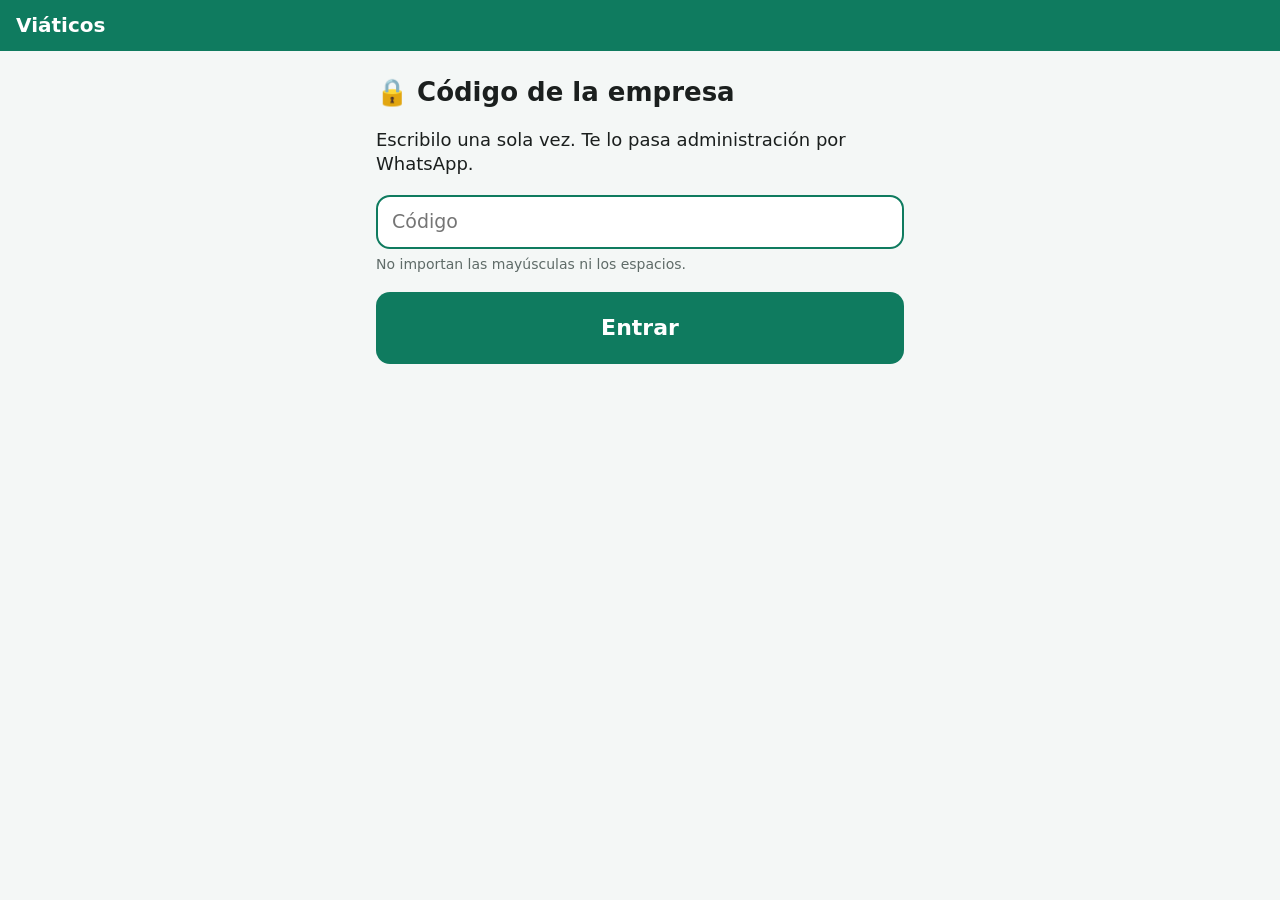
<file: index.html>
<!doctype html>
<html lang="es-AR">
<head>
  <meta charset="utf-8">
  <meta name="viewport" content="width=device-width, initial-scale=1, viewport-fit=cover">
  <meta name="theme-color" content="#0f7b5f">
  <title>Viáticos Limpiarte</title>
  <link rel="manifest" href="manifest.webmanifest">
  <link rel="icon" href="icon-192.png">
  <link rel="apple-touch-icon" href="icon-192.png">
  <link rel="stylesheet" href="styles.css">
</head>
<body>
  <!-- Barra superior -->
  <header class="barra">
    <span class="barra-titulo">Viáticos</span>
    <span id="barra-quien" class="barra-quien"></span>
  </header>

  <!-- Cada pantalla se dibuja desde app.js -->
  <main>
    <section id="p-inicio" class="pantalla"></section>
    <section id="p-hoy" class="pantalla"></section>
    <section id="p-gasto" class="pantalla"></section>
    <section id="p-historial" class="pantalla"></section>
    <section id="p-ajustes" class="pantalla"></section>
  </main>

  <!-- Menú de abajo -->
  <nav id="menu" class="menu oculto">
    <button data-ir="hoy"><span>📋</span>Día</button>
    <button data-ir="historial"><span>📊</span>Historial</button>
    <button data-ir="ajustes"><span>⚙️</span>Ajustes</button>
  </nav>

  <!-- Ventana emergente (buscador de servicios, Excel, etc.) -->
  <div id="modal" class="modal oculto">
    <div id="modal-caja" class="modal-caja"></div>
  </div>

  <!-- Mensajito que aparece y se va solo -->
  <div id="aviso" class="aviso oculto"></div>

  <script src="xlsx-mini.js"></script>
  <script src="datos.js"></script>
  <script src="app.js"></script>
</body>
</html>
</file>
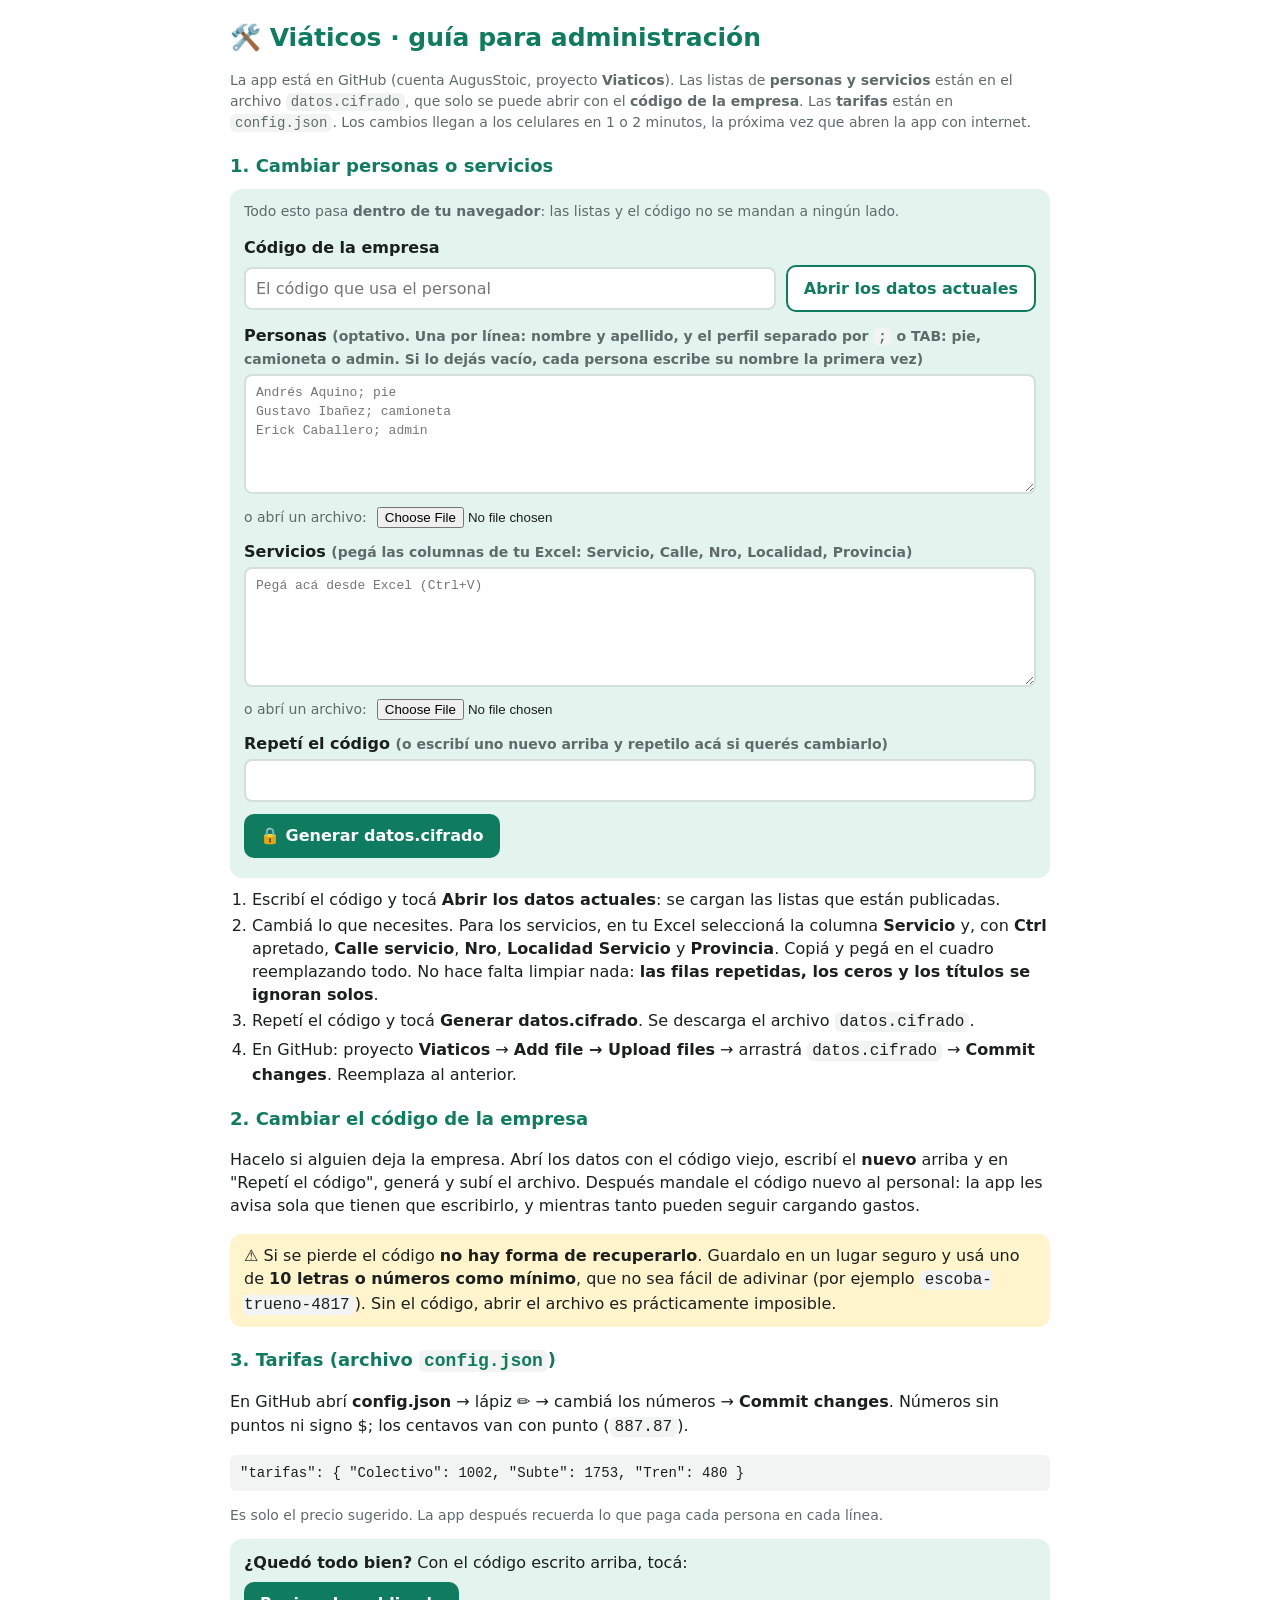
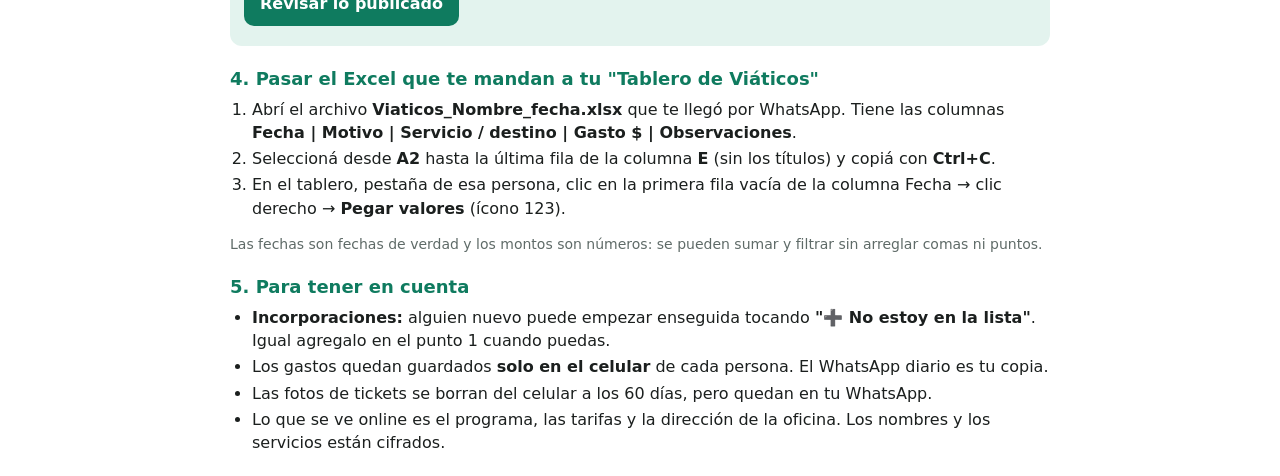
<file: guia-admin.html>
<!doctype html>
<html lang="es-AR">
<head>
  <meta charset="utf-8">
  <meta name="viewport" content="width=device-width, initial-scale=1">
  <meta name="robots" content="noindex">
  <title>Guía Administración</title>
  <style>
    :root { --verde: #0f7b5f; --texto: #1b1f1e; --gris: #5f6b68; --caja: #e3f3ee; --amarillo: #fff4cc; --rojo: #c0392b; --linea: #d5dedb; }
    body { margin: 0 auto; max-width: 820px; padding: 16px; font: 16px/1.45 system-ui, -apple-system, "Segoe UI", Roboto, sans-serif; color: var(--texto); background: #fff; }
    h1 { color: var(--verde); font-size: 25px; margin: 4px 0 2px; }
    h2 { font-size: 18px; margin: 20px 0 6px; color: var(--verde); }
    ol, ul { padding-left: 22px; margin: 6px 0; }
    li { margin: 3px 0; }
    code, pre { font-family: Consolas, "Courier New", monospace; background: #f1f4f3; border-radius: 6px; }
    code { padding: 1px 5px; }
    pre { padding: 8px 10px; overflow-x: auto; font-size: 14px; margin: 6px 0; }
    .caja { background: var(--caja); border-radius: 12px; padding: 12px 14px; margin: 10px 0; }
    .ojo { background: var(--amarillo); border-radius: 12px; padding: 10px 14px; margin: 10px 0; }
    .chico { color: var(--gris); font-size: 14px; }
    label { font-weight: 700; display: block; margin: 12px 0 4px; }
    input[type=password], input[type=text], textarea { width: 100%; box-sizing: border-box; font: inherit; padding: 8px 10px; border: 2px solid var(--linea); border-radius: 8px; background: #fff; }
    textarea { min-height: 120px; font-family: Consolas, "Courier New", monospace; font-size: 13px; white-space: pre; }
    .fila { display: flex; gap: 10px; flex-wrap: wrap; align-items: center; margin-top: 6px; }
    .fila > div { flex: 1; min-width: 200px; }
    button, .boton { font: inherit; font-weight: 700; background: var(--verde); color: #fff; border: 0; border-radius: 10px; padding: 10px 16px; cursor: pointer; display: inline-block; }
    button.sec { background: #fff; color: var(--verde); border: 2px solid var(--verde); }
    .salida { white-space: pre-wrap; margin-top: 8px; }
    .bien { color: var(--verde); font-weight: 700; } .mal { color: var(--rojo); font-weight: 700; }
    @media print { body { font-size: 12px; padding: 0; } h2 { font-size: 14px; margin-top: 10px; } .no-imprimir { display: none; } }
  </style>
</head>
<body>
  <h1>🛠️ Viáticos · guía para administración</h1>
  <p class="chico">La app está en GitHub (cuenta AugusStoic, proyecto <b>Viaticos</b>). Las listas de <b>personas y servicios</b> están en el archivo
    <code>datos.cifrado</code>, que solo se puede abrir con el <b>código de la empresa</b>. Las <b>tarifas</b> están en <code>config.json</code>.
    Los cambios llegan a los celulares en 1 o 2 minutos, la próxima vez que abren la app con internet.</p>

  <h2>1. Cambiar personas o servicios</h2>
  <div class="caja no-imprimir">
    <p class="chico" style="margin-top:0">Todo esto pasa <b>dentro de tu navegador</b>: las listas y el código no se mandan a ningún lado.</p>

    <label for="codigo">Código de la empresa</label>
    <div class="fila">
      <div><input type="password" id="codigo" autocomplete="off" placeholder="El código que usa el personal"></div>
      <button class="sec" id="abrir">Abrir los datos actuales</button>
    </div>
    <div id="salida-abrir" class="salida"></div>

    <label for="personas">Personas <span class="chico">(optativo. Una por línea: nombre y apellido, y el perfil separado por <code>;</code> o TAB: pie, camioneta o admin.
      Si lo dejás vacío, cada persona escribe su nombre la primera vez)</span></label>
    <textarea id="personas" spellcheck="false" placeholder="Andrés Aquino; pie&#10;Gustavo Ibañez; camioneta&#10;Erick Caballero; admin"></textarea>
    <div class="fila"><span class="chico">o abrí un archivo:</span> <input type="file" id="arch-personas" accept=".txt,text/plain"></div>

    <label for="servicios">Servicios <span class="chico">(pegá las columnas de tu Excel: Servicio, Calle, Nro, Localidad, Provincia)</span></label>
    <textarea id="servicios" spellcheck="false" placeholder="Pegá acá desde Excel (Ctrl+V)"></textarea>
    <div class="fila"><span class="chico">o abrí un archivo:</span> <input type="file" id="arch-servicios" accept=".txt,text/plain"></div>

    <label for="codigo2">Repetí el código <span class="chico">(o escribí uno nuevo arriba y repetilo acá si querés cambiarlo)</span></label>
    <input type="password" id="codigo2" autocomplete="off">

    <div class="fila" style="margin-top:12px"><button id="generar">🔒 Generar datos.cifrado</button></div>
    <div id="salida-generar" class="salida"></div>
  </div>
  <ol>
    <li>Escribí el código y tocá <b>Abrir los datos actuales</b>: se cargan las listas que están publicadas.</li>
    <li>Cambiá lo que necesites. Para los servicios, en tu Excel seleccioná la columna <b>Servicio</b> y, con <b>Ctrl</b> apretado, <b>Calle servicio</b>, <b>Nro</b>, <b>Localidad Servicio</b> y <b>Provincia</b>. Copiá y pegá en el cuadro reemplazando todo.
      No hace falta limpiar nada: <b>las filas repetidas, los ceros y los títulos se ignoran solos</b>.</li>
    <li>Repetí el código y tocá <b>Generar datos.cifrado</b>. Se descarga el archivo <code>datos.cifrado</code>.</li>
    <li>En GitHub: proyecto <b>Viaticos</b> → <b>Add file → Upload files</b> → arrastrá <code>datos.cifrado</code> → <b>Commit changes</b>. Reemplaza al anterior.</li>
  </ol>

  <h2>2. Cambiar el código de la empresa</h2>
  <p>Hacelo si alguien deja la empresa. Abrí los datos con el código viejo, escribí el <b>nuevo</b> arriba y en "Repetí el código", generá y subí el archivo.
    Después mandale el código nuevo al personal: la app les avisa sola que tienen que escribirlo, y mientras tanto pueden seguir cargando gastos.</p>
  <div class="ojo">⚠️ Si se pierde el código <b>no hay forma de recuperarlo</b>. Guardalo en un lugar seguro y usá uno de <b>10 letras o números como mínimo</b>, que no sea fácil de adivinar
    (por ejemplo <code>escoba-trueno-4817</code>). Sin el código, abrir el archivo es prácticamente imposible.</div>

  <h2>3. Tarifas (archivo <code>config.json</code>)</h2>
  <p>En GitHub abrí <b>config.json</b> → lápiz ✏️ → cambiá los números → <b>Commit changes</b>. Números sin puntos ni signo $; los centavos van con punto (<code>887.87</code>).</p>
<pre>"tarifas": { "Colectivo": 1002, "Subte": 1753, "Tren": 480 }</pre>
  <p class="chico">Es solo el precio sugerido. La app después recuerda lo que paga cada persona en cada línea.</p>

  <div class="caja no-imprimir">
    <b>¿Quedó todo bien?</b> Con el código escrito arriba, tocá:
    <div style="margin-top:8px"><button id="revisar">Revisar lo publicado</button></div>
    <div id="resultado" class="salida"></div>
  </div>

  <h2>4. Pasar el Excel que te mandan a tu "Tablero de Viáticos"</h2>
  <ol>
    <li>Abrí el archivo <b>Viaticos_Nombre_fecha.xlsx</b> que te llegó por WhatsApp. Tiene las columnas <b>Fecha | Motivo | Servicio / destino | Gasto $ | Observaciones</b>.</li>
    <li>Seleccioná desde <b>A2</b> hasta la última fila de la columna <b>E</b> (sin los títulos) y copiá con <b>Ctrl+C</b>.</li>
    <li>En el tablero, pestaña de esa persona, clic en la primera fila vacía de la columna Fecha → clic derecho → <b>Pegar valores</b> (ícono 123).</li>
  </ol>
  <p class="chico">Las fechas son fechas de verdad y los montos son números: se pueden sumar y filtrar sin arreglar comas ni puntos.</p>

  <h2>5. Para tener en cuenta</h2>
  <ul>
    <li><b>Incorporaciones:</b> alguien nuevo puede empezar enseguida tocando <b>"➕ No estoy en la lista"</b>. Igual agregalo en el punto 1 cuando puedas.</li>
    <li>Los gastos quedan guardados <b>solo en el celular</b> de cada persona. El WhatsApp diario es tu copia.</li>
    <li>Las fotos de tickets se borran del celular a los 60 días, pero quedan en tu WhatsApp.</li>
    <li>Lo que se ve online es el programa, las tarifas y la dirección de la oficina. Los nombres y los servicios están cifrados.</li>
  </ul>

  <script src="datos.js"></script>
  <script>
    'use strict';
    const $ = id => document.getElementById(id);
    function personasATexto(lista) { return lista.map(p => p.nombre + '; ' + p.perfil).join('\n'); }
    function serviciosATexto(lista) { return lista.map(s => s.nombre + '\t' + s.direccion).join('\n'); }
    function hoy() { const d = new Date(); return String(d.getDate()).padStart(2, '0') + '/' + String(d.getMonth() + 1).padStart(2, '0') + '/' + d.getFullYear(); }
    async function bajarCifrado() {
      const r = await fetch('datos.cifrado', { cache: 'no-store' });
      if (!r.ok) throw new Error(r.status === 404 ? 'todavía no hay un datos.cifrado publicado' : 'no se pudo bajar datos.cifrado');
      return r.text();
    }

    // Cargar un .txt en el cuadro
    [['arch-personas', 'personas'], ['arch-servicios', 'servicios']].forEach(([inp, area]) => {
      $(inp).onchange = async e => { const f = e.target.files[0]; if (f) $(area).value = await f.text(); };
    });

    // Abrir lo publicado
    $('abrir').onclick = async () => {
      const out = $('salida-abrir');
      if (!$('codigo').value.trim()) { out.innerHTML = '<span class="mal">Escribí el código.</span>'; return; }
      out.textContent = 'Abriendo...';
      try {
        const d = await Datos.descifrar(await bajarCifrado(), $('codigo').value);
        $('personas').value = personasATexto(d.personas || []);
        $('servicios').value = serviciosATexto(d.servicios || []);
        out.innerHTML = `<span class="bien">✔ Abierto:</span> ${d.personas.length} personas y ${d.servicios.length} servicios (actualizado ${d.actualizado || '—'}).`;
      } catch (e) {
        out.innerHTML = '<span class="mal">✖ ' + (e.message === 'codigo incorrecto' ? 'Código incorrecto.' : e.message) + '</span>';
      }
    };

    // Generar el archivo nuevo
    $('generar').onclick = async () => {
      const out = $('salida-generar');
      const c1 = $('codigo').value, c2 = $('codigo2').value;
      if (Datos.limpiarCodigo(c1).length < 10) { out.innerHTML = '<span class="mal">✖ El código tiene que tener al menos 10 letras o números.</span>'; return; }
      if (Datos.limpiarCodigo(c1) !== Datos.limpiarCodigo(c2)) { out.innerHTML = '<span class="mal">✖ Los dos códigos no coinciden.</span>'; return; }
      const personas = Datos.leerPersonas($('personas').value);
      const servicios = Datos.leerServicios($('servicios').value);
      if (!servicios.length) { out.innerHTML = '<span class="mal">✖ No hay ningún servicio cargado.</span>'; return; }
      const texto = await Datos.cifrar({ actualizado: hoy(), personas: personas.lista, servicios }, c1);
      const a = document.createElement('a');
      a.href = URL.createObjectURL(new Blob([texto], { type: 'application/octet-stream' }));
      a.download = 'datos.cifrado';
      document.body.appendChild(a); a.click(); a.remove();
      const sinDir = servicios.filter(s => !s.direccion).length;
      out.innerHTML = `<span class="bien">✔ Listo: se descargó datos.cifrado</span> con ${personas.lista.length} personas y ${servicios.length} servicios.` +
        (personas.errores.length ? '\n<span class="mal">⚠ Revisá: ' + personas.errores.join(' · ') + ' (quedaron como "pie")</span>' : '') +
        (sinDir ? `\n⚠ ${sinDir} servicios sin dirección (no van a poder usar "Ver recorrido").` : '') +
        '\nAhora subilo a GitHub (paso 4).';
    };

    // Revisar lo publicado
    $('revisar').onclick = async () => {
      const out = $('resultado');
      const lineas = [];
      try {
        const txt = await (await fetch('config.json', { cache: 'no-store' })).text();
        try {
          const c = JSON.parse(txt);
          lineas.push('<span class="bien">✔ config.json se lee bien</span>');
          Object.entries(c.tarifas || {}).forEach(([m, v]) => lineas.push('   • Tarifa ' + m + ': ' + v + (typeof v === 'number' ? '' : '  <span class="mal">← tiene que ser un número sin comillas</span>')));
          if (!c.oficina || !c.oficina.direccion) lineas.push('<span class="mal">✖ Falta la dirección de la oficina</span>');
        } catch (e) {
          const pos = Number((e.message.match(/position (\d+)/) || [])[1]);
          lineas.push('<span class="mal">✖ config.json tiene un error cerca de la línea ' + (isNaN(pos) ? '?' : txt.slice(0, pos).split('\n').length) +
            '.</span> Revisá que no falte o sobre una coma, y que los textos tengan comillas.');
        }
      } catch (e) { lineas.push('<span class="mal">✖ No se pudo abrir config.json (¿hay internet?)</span>'); }
      try {
        const cifrado = await bajarCifrado();
        if (!$('codigo').value.trim()) lineas.push('✔ datos.cifrado está publicado. Escribí el código arriba para revisar su contenido.');
        else {
          const d = await Datos.descifrar(cifrado, $('codigo').value);
          lineas.push(`<span class="bien">✔ datos.cifrado se abre con ese código:</span> ${d.personas.length} personas, ${d.servicios.length} servicios (actualizado ${d.actualizado}).`);
        }
      } catch (e) {
        lineas.push('<span class="mal">✖ datos.cifrado: ' + (e.message === 'codigo incorrecto' ? 'no se abre con ese código' : e.message) + '</span>');
      }
      try {
        const r = await fetch('servicios.txt', { cache: 'no-store' });
        if (r.ok) lineas.push('<span class="mal">⚠ Todavía está publicado servicios.txt: borralo de GitHub, si no la lista se sigue viendo.</span>');
      } catch (e) { /* no está: bien */ }
      out.innerHTML = lineas.join('\n');
    };
  </script>
</body>
</html>
</file>
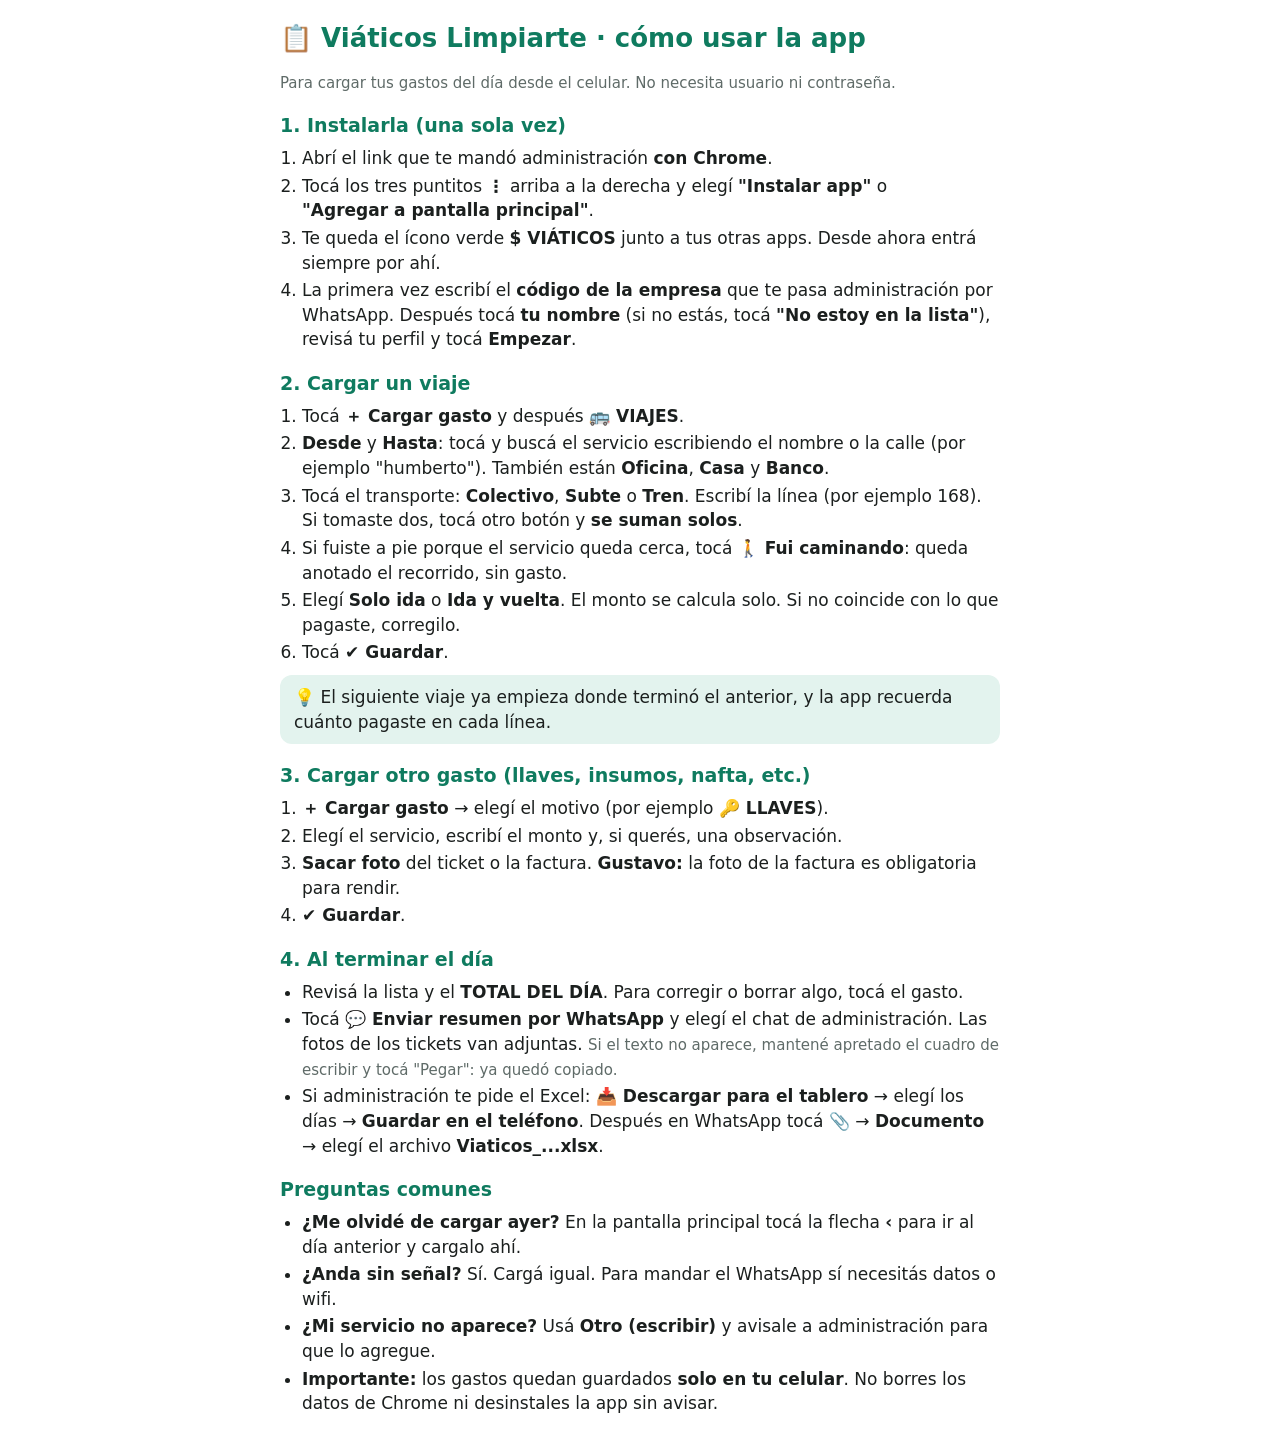
<file: guia-personal.html>
<!doctype html>
<html lang="es-AR">
<head>
  <meta charset="utf-8">
  <meta name="viewport" content="width=device-width, initial-scale=1">
  <title>Guía Viáticos</title>
  <style>
    :root { --verde: #0f7b5f; --fondo: #ffffff; --texto: #1b1f1e; --gris: #5f6b68; --caja: #e3f3ee; }
    body { margin: 0 auto; max-width: 720px; padding: 16px; font: 17px/1.45 system-ui, -apple-system, "Segoe UI", Roboto, sans-serif; color: var(--texto); background: var(--fondo); }
    h1 { color: var(--verde); font-size: 26px; margin: 4px 0 2px; }
    h2 { font-size: 19px; margin: 18px 0 6px; color: var(--verde); }
    ol, ul { padding-left: 22px; margin: 6px 0; }
    li { margin: 3px 0; }
    .caja { background: var(--caja); border-radius: 12px; padding: 10px 14px; margin: 10px 0; }
    .chico { color: var(--gris); font-size: 15px; }
    b { white-space: nowrap; }
    @media print { body { font-size: 13px; padding: 0; } h1 { font-size: 20px; } h2 { font-size: 15px; margin-top: 10px; } .caja { padding: 6px 10px; } }
  </style>
</head>
<body>
  <h1>📋 Viáticos Limpiarte · cómo usar la app</h1>
  <p class="chico">Para cargar tus gastos del día desde el celular. No necesita usuario ni contraseña.</p>

  <h2>1. Instalarla (una sola vez)</h2>
  <ol>
    <li>Abrí el link que te mandó administración <b>con Chrome</b>.</li>
    <li>Tocá los tres puntitos <b>⋮</b> arriba a la derecha y elegí <b>"Instalar app"</b> o <b>"Agregar a pantalla principal"</b>.</li>
    <li>Te queda el ícono verde <b>$ VIÁTICOS</b> junto a tus otras apps. Desde ahora entrá siempre por ahí.</li>
    <li>La primera vez escribí el <b>código de la empresa</b> que te pasa administración por WhatsApp. Después tocá <b>tu nombre</b>
      (si no estás, tocá <b>"No estoy en la lista"</b>), revisá tu perfil y tocá <b>Empezar</b>.</li>
  </ol>

  <h2>2. Cargar un viaje</h2>
  <ol>
    <li>Tocá <b>＋ Cargar gasto</b> y después <b>🚌 VIAJES</b>.</li>
    <li><b>Desde</b> y <b>Hasta</b>: tocá y buscá el servicio escribiendo el nombre o la calle (por ejemplo "humberto"). También están <b>Oficina</b>, <b>Casa</b> y <b>Banco</b>.</li>
    <li>Tocá el transporte: <b>Colectivo</b>, <b>Subte</b> o <b>Tren</b>. Escribí la línea (por ejemplo 168). Si tomaste dos, tocá otro botón y <b>se suman solos</b>.</li>
    <li>Si fuiste a pie porque el servicio queda cerca, tocá <b>🚶 Fui caminando</b>: queda anotado el recorrido, sin gasto.</li>
    <li>Elegí <b>Solo ida</b> o <b>Ida y vuelta</b>. El monto se calcula solo. Si no coincide con lo que pagaste, corregilo.</li>
    <li>Tocá <b>✔ Guardar</b>.</li>
  </ol>
  <div class="caja">💡 El siguiente viaje ya empieza donde terminó el anterior, y la app recuerda cuánto pagaste en cada línea.</div>

  <h2>3. Cargar otro gasto (llaves, insumos, nafta, etc.)</h2>
  <ol>
    <li><b>＋ Cargar gasto</b> → elegí el motivo (por ejemplo <b>🔑 LLAVES</b>).</li>
    <li>Elegí el servicio, escribí el monto y, si querés, una observación.</li>
    <li><b>Sacar foto</b> del ticket o la factura. <b>Gustavo:</b> la foto de la factura es obligatoria para rendir.</li>
    <li><b>✔ Guardar</b>.</li>
  </ol>

  <h2>4. Al terminar el día</h2>
  <ul>
    <li>Revisá la lista y el <b>TOTAL DEL DÍA</b>. Para corregir o borrar algo, tocá el gasto.</li>
    <li>Tocá <b>💬 Enviar resumen por WhatsApp</b> y elegí el chat de administración. Las fotos de los tickets van adjuntas.
      <span class="chico">Si el texto no aparece, mantené apretado el cuadro de escribir y tocá "Pegar": ya quedó copiado.</span></li>
    <li>Si administración te pide el Excel: <b>📥 Descargar para el tablero</b> → elegí los días → <b>Guardar en el teléfono</b>. Después en WhatsApp tocá 📎 → <b>Documento</b> → elegí el archivo <b>Viaticos_...xlsx</b>.</li>
  </ul>

  <h2>Preguntas comunes</h2>
  <ul>
    <li><b>¿Me olvidé de cargar ayer?</b> En la pantalla principal tocá la flecha <b>‹</b> para ir al día anterior y cargalo ahí.</li>
    <li><b>¿Anda sin señal?</b> Sí. Cargá igual. Para mandar el WhatsApp sí necesitás datos o wifi.</li>
    <li><b>¿Mi servicio no aparece?</b> Usá <b>Otro (escribir)</b> y avisale a administración para que lo agregue.</li>
    <li><b>Importante:</b> los gastos quedan guardados <b>solo en tu celular</b>. No borres los datos de Chrome ni desinstales la app sin avisar.</li>
  </ul>
</body>
</html>
</file>
<file: styles.css>
/* Estilos pensados para el celular: letra grande, botones grandes, alto contraste. */
:root {
  --verde: #0f7b5f;
  --verde-osc: #0a5c47;
  --verde-claro: #e3f3ee;
  --wa: #1fa855;
  --texto: #1b1f1e;
  --gris: #5f6b68;
  --linea: #d5dedb;
  --fondo: #f4f7f6;
  --blanco: #ffffff;
  --rojo: #c0392b;
  --amarillo: #fff4cc;
  --amarillo-borde: #e0b400;
  --radio: 14px;
}

* { box-sizing: border-box; }
html { -webkit-text-size-adjust: 100%; }
body {
  margin: 0;
  font-family: system-ui, -apple-system, "Segoe UI", Roboto, sans-serif;
  font-size: 18px;
  line-height: 1.35;
  color: var(--texto);
  background: var(--fondo);
  padding-bottom: calc(76px + env(safe-area-inset-bottom));
}
button, input, select, textarea { font: inherit; color: inherit; }
button { cursor: pointer; }
.oculto { display: none !important; }

/* ---------- Barra y menú ---------- */
.barra {
  position: sticky; top: 0; z-index: 5;
  display: flex; justify-content: space-between; align-items: center;
  background: var(--verde); color: #fff;
  padding: 12px 16px; padding-top: calc(12px + env(safe-area-inset-top));
}
.barra-titulo { font-weight: 700; font-size: 20px; }
.barra-quien { font-size: 15px; opacity: .9; text-align: right; }

.menu {
  position: fixed; left: 0; right: 0; bottom: 0; z-index: 5;
  display: flex; background: var(--blanco); border-top: 1px solid var(--linea);
  padding-bottom: env(safe-area-inset-bottom);
}
.menu button {
  flex: 1; border: 0; background: none; padding: 8px 0 10px;
  font-size: 14px; color: var(--gris); display: flex; flex-direction: column; align-items: center; gap: 2px;
}
.menu button span { font-size: 24px; }
.menu button.activo { color: var(--verde); font-weight: 700; }

main { max-width: 560px; margin: 0 auto; }
.pantalla { display: none; padding: 16px; }
.pantalla.visible { display: block; }

h1 { font-size: 26px; margin: 8px 0 12px; }
h2 { font-size: 21px; margin: 22px 0 10px; }
.chico { font-size: 15px; color: var(--gris); }
.centro { text-align: center; }

/* ---------- Botones ---------- */
.btn {
  display: flex; align-items: center; justify-content: center; gap: 10px;
  width: 100%; min-height: 58px; padding: 12px 16px; margin: 10px 0;
  border: 0; border-radius: var(--radio);
  background: var(--verde); color: #fff; font-size: 19px; font-weight: 700;
  text-decoration: none; text-align: center;
}
.btn:active { filter: brightness(.9); }
.btn.enorme { min-height: 72px; font-size: 22px; }
.btn.wa { background: var(--wa); }
.btn.secundario { background: var(--blanco); color: var(--verde); border: 2px solid var(--verde); }
.btn.peligro { background: var(--blanco); color: var(--rojo); border: 2px solid var(--rojo); }
.btn.chico-btn { min-height: 46px; font-size: 16px; margin: 6px 0; }
.btn:disabled { opacity: .5; }

.lista-botones { display: flex; flex-direction: column; gap: 10px; }
.opcion {
  width: 100%; text-align: left; min-height: 60px; padding: 12px 16px;
  border: 2px solid var(--linea); border-radius: var(--radio); background: var(--blanco);
  font-size: 19px;
}
.opcion.elegida { border-color: var(--verde); background: var(--verde-claro); font-weight: 700; }
.opcion small { display: block; font-size: 15px; color: var(--gris); font-weight: 400; }

/* Grilla de motivos */
.grilla { display: grid; grid-template-columns: 1fr 1fr; gap: 10px; }
.grilla.tres { grid-template-columns: 1fr 1fr 1fr; }
.ficha {
  min-height: 70px; padding: 8px 6px; border: 2px solid var(--linea); border-radius: var(--radio);
  background: var(--blanco); font-size: 15px; font-weight: 700; letter-spacing: .2px;
  display: flex; flex-direction: column; align-items: center; justify-content: center; gap: 2px;
  overflow-wrap: anywhere;
}
.ficha .ico { font-size: 26px; }
.ficha.elegida { border-color: var(--verde); background: var(--verde-claro); color: var(--verde-osc); }

/* ---------- Pantalla del día ---------- */
.dia-nav { display: flex; align-items: center; gap: 8px; margin-bottom: 12px; }
.dia-nav .flecha {
  width: 54px; height: 54px; border-radius: 50%; border: 2px solid var(--linea);
  background: var(--blanco); font-size: 26px; line-height: 1;
}
.dia-nav .dia-centro {
  flex: 1; min-height: 54px; border: 2px solid var(--linea); border-radius: var(--radio);
  background: var(--blanco); font-weight: 700; font-size: 19px; position: relative;
}
.dia-nav .dia-centro input { position: absolute; inset: 0; opacity: 0; width: 100%; }

.gasto {
  display: flex; gap: 12px; align-items: flex-start; width: 100%; text-align: left;
  background: var(--blanco); border: 1px solid var(--linea); border-radius: var(--radio);
  padding: 12px 14px; margin-bottom: 8px;
}
.gasto .num { font-weight: 700; color: var(--gris); min-width: 22px; }
.gasto .cuerpo { flex: 1; min-width: 0; }
.gasto .motivo { font-weight: 700; font-size: 16px; color: var(--verde-osc); }
.gasto .serv { font-size: 17px; overflow-wrap: anywhere; }
.gasto .obs { font-size: 14px; color: var(--gris); overflow-wrap: anywhere; }
.gasto .monto { font-weight: 700; font-size: 18px; white-space: nowrap; }

.total {
  display: flex; justify-content: space-between; align-items: center;
  background: var(--verde); color: #fff; border-radius: var(--radio);
  padding: 16px 18px; margin: 14px 0 6px; font-size: 18px; font-weight: 700;
}
.total .valor { font-size: 26px; }
.vacio { text-align: center; color: var(--gris); padding: 26px 10px; background: var(--blanco); border-radius: var(--radio); border: 2px dashed var(--linea); }

/* ---------- Formulario ---------- */
.campo { margin: 18px 0; }
.campo > label, .etiqueta { display: block; font-weight: 700; margin-bottom: 8px; font-size: 18px; }
.campo .ayuda { font-size: 14px; color: var(--gris); margin-top: 6px; }
input[type=text], input[type=date], input[type=search], textarea {
  width: 100%; min-height: 54px; padding: 12px 14px;
  border: 2px solid var(--linea); border-radius: var(--radio); background: var(--blanco); font-size: 19px;
}
input:focus, textarea:focus { outline: none; border-color: var(--verde); }
textarea { min-height: 80px; resize: vertical; }
.input-monto { font-size: 28px !important; font-weight: 700; }
.elegir {
  width: 100%; min-height: 58px; text-align: left; padding: 10px 14px;
  border: 2px solid var(--linea); border-radius: var(--radio); background: var(--blanco); font-size: 18px;
}
.elegir.vacio-elegir { color: var(--gris); border-style: dashed; }
.elegir small { display: block; color: var(--gris); font-size: 14px; }
.flecha-abajo { text-align: center; font-size: 22px; color: var(--gris); margin: 4px 0; }
.link-mapa { display: inline-block; margin-top: 8px; color: var(--verde); font-weight: 700; font-size: 17px; }

.transporte {
  display: grid; grid-template-columns: auto 1fr 1.3fr auto; gap: 8px; align-items: center;
  background: var(--blanco); border: 1px solid var(--linea); border-radius: var(--radio);
  padding: 8px 10px; margin-bottom: 8px;
}
.transporte .medio { font-weight: 700; font-size: 16px; }
.transporte input { min-height: 46px; padding: 8px 10px; font-size: 17px; }
.quitar { width: 42px; height: 42px; border: 0; border-radius: 50%; background: #fbe9e7; color: var(--rojo); font-size: 20px; }

.par { display: flex; gap: 10px; }
.par > * { flex: 1; }

.consejo { background: var(--amarillo); border: 2px solid var(--amarillo-borde); border-radius: var(--radio); padding: 12px 14px; font-size: 16px; }
.foto-previa { width: 100%; max-height: 260px; object-fit: contain; border-radius: var(--radio); background: #000; display: block; margin-top: 8px; }

/* ---------- Historial ---------- */
.pestanas { display: flex; gap: 8px; }
.pestanas button { flex: 1; min-height: 50px; border-radius: var(--radio); border: 2px solid var(--verde); background: var(--blanco); color: var(--verde); font-weight: 700; }
.pestanas button.activo { background: var(--verde); color: #fff; }
.tabla { width: 100%; border-collapse: collapse; background: var(--blanco); border-radius: var(--radio); overflow: hidden; }
.tabla td { padding: 10px 12px; border-bottom: 1px solid var(--linea); font-size: 16px; }
.tabla td:last-child { text-align: right; font-weight: 700; white-space: nowrap; }
.tabla tr.fila-dia { cursor: pointer; }
.barrita { height: 6px; background: var(--verde); border-radius: 3px; margin-top: 4px; }

/* ---------- Ventana emergente ---------- */
.modal { position: fixed; inset: 0; z-index: 20; background: rgba(0,0,0,.45); display: flex; align-items: flex-end; justify-content: center; }
.modal-caja {
  width: 100%; max-width: 560px; max-height: 92vh; overflow-y: auto;
  background: var(--fondo); border-radius: 20px 20px 0 0; padding: 16px;
  padding-bottom: calc(16px + env(safe-area-inset-bottom));
}
.modal-cabeza { display: flex; justify-content: space-between; align-items: center; gap: 10px; margin-bottom: 10px; }
.modal-cabeza h2 { margin: 0; }
.cerrar { width: 46px; height: 46px; border-radius: 50%; border: 0; background: var(--linea); font-size: 22px; flex: none; }
.buscador { position: sticky; top: -16px; background: var(--fondo); padding: 4px 0 10px; z-index: 1; }
.fila-lugar {
  display: block; width: 100%; text-align: left; padding: 12px 14px; margin-bottom: 6px;
  background: var(--blanco); border: 1px solid var(--linea); border-radius: 12px; font-size: 17px;
}
.fila-lugar small { display: block; color: var(--gris); font-size: 14px; }
.fila-lugar.fija { border: 2px solid var(--verde); font-weight: 700; }
.separador { font-size: 14px; font-weight: 700; color: var(--gris); margin: 12px 0 6px; text-transform: uppercase; }

.aviso {
  position: fixed; left: 50%; bottom: calc(90px + env(safe-area-inset-bottom)); transform: translateX(-50%);
  z-index: 30; background: #222; color: #fff; padding: 12px 18px; border-radius: 30px;
  font-size: 17px; max-width: 90vw; text-align: center; box-shadow: 0 4px 14px rgba(0,0,0,.25);
}
.banner { background: var(--verde-claro); border: 2px solid var(--verde); border-radius: var(--radio); padding: 12px 14px; margin-bottom: 12px; }
</file>
